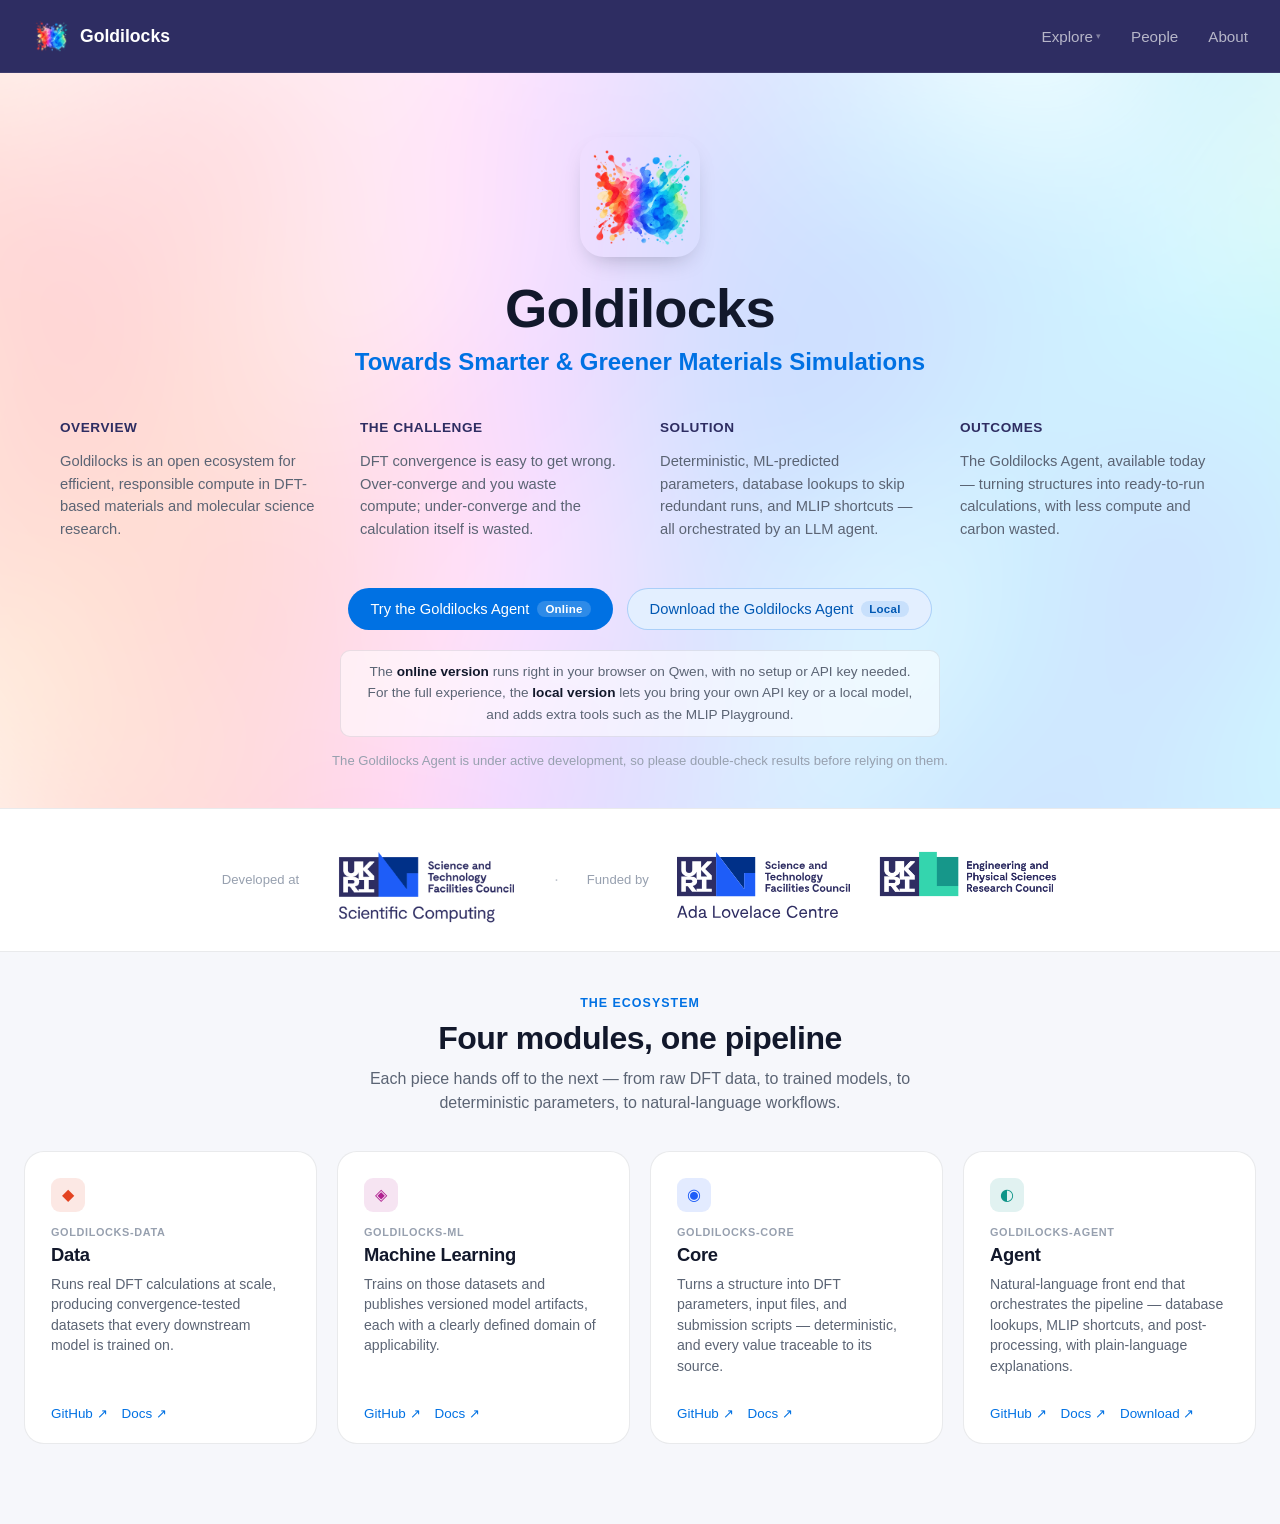
<file: public/index.html>
<!doctype html>
<html lang="en">
<head>
<meta charset="UTF-8" />
<meta name="viewport" content="width=device-width, initial-scale=1.0" />
<title>Goldilocks</title>
<link rel="canonical" href="https://goldilocks.ac.uk/" />
<link rel="icon" type="image/svg+xml" href="favicon.svg" />
<link rel="stylesheet" href="style.css" />
</head>
<body>
<div class="page">
  <nav class="nav">
    <div class="wrap">
      <a href="/" class="brand">
        <img src="assets/logo-splash.png" alt="Goldilocks logo" />
        <span>Goldilocks</span>
      </a>
      <button class="nav-toggle" type="button" aria-label="Toggle menu" aria-expanded="false" data-nav-toggle>
        <span></span><span></span><span></span>
      </button>
      <div class="navlinks" data-nav-panel>
        <div class="nav-item">
          <span class="nav-trigger" data-nav-item-trigger>Explore <span class="chevron">▾</span></span>
          <div class="dropdown">
            <div class="dropdown-inner">
              <a href="https://stfc.github.io/goldilocks-data/" target="_blank" rel="noopener noreferrer">Data</a>
              <a href="https://stfc.github.io/goldilocks-ml/" target="_blank" rel="noopener noreferrer">ML</a>
              <a href="https://stfc.github.io/goldilocks-core/" target="_blank" rel="noopener noreferrer">Core</a>
              <a href="https://stfc.github.io/goldilocks-agent/" target="_blank" rel="noopener noreferrer">Agent</a>
            </div>
          </div>
        </div>

        <a href="#" data-overlay-open="teams-overlay">People</a>
        <a href="#" data-overlay-open="about-overlay">About</a>
      </div>
    </div>
  </nav>

  <section class="hero">
    <div class="wrap hero-inner">
      <img class="hero-mark" src="assets/logo-splash.png" alt="Goldilocks" />
      <h1>Goldilocks</h1>
      <p class="hero-subtitle">Towards Smarter &amp; Greener Materials Simulations</p>
    </div>

    <div class="wrap hero-breakdown-wrap">
      <div class="hero-breakdown">
        <div class="breakdown-item">
          <h3>Overview</h3>
          <p>Goldilocks is an open ecosystem for efficient, responsible compute in DFT-based materials and molecular science research.</p>
        </div>
        <div class="breakdown-item">
          <h3>The Challenge</h3>
          <p>DFT convergence is easy to get wrong. Over-converge and you waste compute; under-converge and the calculation itself is wasted.</p>
        </div>
        <div class="breakdown-item">
          <h3>Solution</h3>
          <p>Deterministic, ML-predicted parameters, database lookups to skip redundant runs, and MLIP shortcuts — all orchestrated by an LLM agent.</p>
        </div>
        <div class="breakdown-item">
          <h3>Outcomes</h3>
          <p>The Goldilocks Agent, available today — turning structures into ready-to-run calculations, with less compute and carbon wasted.</p>
        </div>
      </div>
    </div>

    <div class="wrap hero-inner">
      <div class="hero-cta">
        <a class="btn btn-primary" href="https://workbench.goldilocks.ac.uk/" target="_blank" rel="noopener noreferrer">Try the Goldilocks Agent <span class="btn-track">Online</span></a>
        <a class="btn btn-tonal" href="https://github.com/stfc/goldilocks-agent/pkgs/container/goldilocks-agent-local" target="_blank" rel="noopener noreferrer">Download the Goldilocks Agent <span class="btn-track">Local</span></a>
      </div>
      <p class="cta-notice">The <strong>online version</strong> runs right in your browser on Qwen, with no setup or API key needed. For the full experience, the <strong>local version</strong> lets you bring your own API key or a local model, and adds extra tools such as the MLIP Playground.</p>
      <p class="cta-note">The Goldilocks Agent is under active development, so please double-check results before relying on them.</p>
    </div>
  </section>

  <section class="trust-bar">
    <div class="wrap trust-inner">
      <span class="trust-label">Developed at</span>
      <a class="trust-logo-plain trust-logo-scd" href="https://www.sc.stfc.ac.uk/" target="_blank" rel="noopener noreferrer">
        <img src="assets/scd-logo.png" alt="UKRI-STFC Scientific Computing Department" />
      </a>
      <span class="trust-sep">·</span>
      <span class="trust-label">Funded by</span>
      <a class="trust-logo-plain trust-logo-alc" href="https://www.adalovelacecentre.ac.uk/" target="_blank" rel="noopener noreferrer">
        <img src="assets/alc-logo.svg" alt="Ada Lovelace Centre" />
      </a>
      <a class="trust-logo-plain trust-logo-epsrc" href="https://gtr.ukri.org/projects?ref=EP%2FZ530657%2F1" target="_blank" rel="noopener noreferrer">
        <img src="assets/epsrc-logo.png" alt="EPSRC" />
      </a>
    </div>
  </section>

  <section class="ecosystem">
    <div class="wrap">
      <div class="section-head">
        <div class="kicker">The ecosystem</div>
        <h2>Four modules, one pipeline</h2>
        <p>Each piece hands off to the next — from raw DFT data, to trained models, to deterministic parameters, to natural-language workflows.</p>
      </div>

      <div class="eco-grid">
        <div class="eco-card">
          <div class="icon icon-data">◆</div>
          <div class="kicker">goldilocks-data</div>
          <h3>Data</h3>
          <p class="tagline">Runs real DFT calculations at scale, producing convergence-tested datasets that every downstream model is trained on.</p>
          <div class="links">
            <a href="https://github.com/stfc/goldilocks-data" target="_blank" rel="noopener noreferrer">GitHub ↗</a>
            <a href="https://stfc.github.io/goldilocks-data/" target="_blank" rel="noopener noreferrer">Docs ↗</a>
          </div>
        </div>

        <div class="eco-card">
          <div class="icon icon-ml">◈</div>
          <div class="kicker">goldilocks-ml</div>
          <h3>Machine Learning</h3>
          <p class="tagline">Trains on those datasets and publishes versioned model artifacts, each with a clearly defined domain of applicability.</p>
          <div class="links">
            <a href="https://github.com/stfc/goldilocks-ml" target="_blank" rel="noopener noreferrer">GitHub ↗</a>
            <a href="https://stfc.github.io/goldilocks-ml/" target="_blank" rel="noopener noreferrer">Docs ↗</a>
          </div>
        </div>

        <div class="eco-card">
          <div class="icon icon-core">◉</div>
          <div class="kicker">goldilocks-core</div>
          <h3>Core</h3>
          <p class="tagline">Turns a structure into DFT parameters, input files, and submission scripts — deterministic, and every value traceable to its source.</p>
          <div class="links">
            <a href="https://github.com/stfc/goldilocks-core" target="_blank" rel="noopener noreferrer">GitHub ↗</a>
            <a href="https://stfc.github.io/goldilocks-core/" target="_blank" rel="noopener noreferrer">Docs ↗</a>
          </div>
        </div>

        <div class="eco-card">
          <div class="icon icon-agent">◐</div>
          <div class="kicker">goldilocks-agent</div>
          <h3>Agent</h3>
          <p class="tagline">Natural-language front end that orchestrates the pipeline — database lookups, MLIP shortcuts, and post-processing, with plain-language explanations.</p>
          <div class="links">
            <a href="https://github.com/stfc/goldilocks-agent" target="_blank" rel="noopener noreferrer">GitHub ↗</a>
            <a href="https://stfc.github.io/goldilocks-agent/" target="_blank" rel="noopener noreferrer">Docs ↗</a>
            <a href="https://github.com/stfc/goldilocks-agent/pkgs/container/goldilocks-agent-local" target="_blank" rel="noopener noreferrer">Download ↗</a>
          </div>
        </div>
      </div>
    </div>
  </section>

  <div class="about-overlay" id="about-overlay">
    <div class="about-modal">
      <button class="about-close" type="button" aria-label="Close" data-overlay-close>&times;</button>
      <div class="about-kicker">The Goldilocks Project</div>
      <h2>Overview</h2>
      <p>The Goldilocks project focuses on improving the efficiency and responsible use of computing resources in Density Functional Theory (DFT) calculations. DFT is a crucial method in materials and molecular science, supporting the R&amp;D of functional materials for environmental sustainability.</p>
      <p>DFT-based research consumes a significant amount of resources on supercomputers worldwide, including a substantial portion of the UK's national supercomputing service, ARCHER2. As computing power increases, the environmental impact of DFT-based research grows, making it essential to optimize its efficiency.</p>
      <p>This project aims to provide practical tools and evidence-based best practices for researchers and the compute-resources distribution chain.</p>

      <h3>The Challenge</h3>
      <p>DFT calculations involve numerical approximations that require careful convergence. Inexperienced users may either over-converge, leading to unnecessarily costly calculations, or under-converge, resulting in useless calculations. Both scenarios waste valuable compute resources and electricity. It is estimated that a significant proportion of DFT calculations suffer from such inefficiencies.</p>

      <h3>Solution</h3>
      <p>The Goldilocks project will develop a tool and evidence-based best practices to guide researchers in making the optimal ('Goldilocks') choice of convergence parameters. This will be achieved by:</p>
      <ul>
        <li>Training machine learning (ML) models to predict the convergence parameters for DFT numerical approximations, tailored to the required accuracy in common scientific investigations.</li>
        <li>Creating a tool applicable across all DFT codes commonly used in the UK.</li>
      </ul>

      <h3>Expected Outcomes</h3>
      <ul>
        <li>Significantly increased efficiency and assurance levels in the use of UKRI and EPSRC hardware and software infrastructure.</li>
        <li>Reduction in wasted compute resources, leading to substantial improvements in the environmental sustainability of research infrastructure.</li>
        <li>Quantification and extrapolation of efficiency gains.</li>
        <li>Dissemination of best practices globally.</li>
        <li>Advancement towards ML-based automatic generation of inputs for DFT calculations.</li>
        <li>Automatic a priori calculation of compute resources and carbon footprint.</li>
        <li>Democratization of DFT research.</li>
      </ul>

      <h3>Organisations</h3>
      <p>Lead Research Organisation: STFC — Laboratories<br />Department: Scientific Computing Department</p>
    </div>
  </div>

  <div class="about-overlay" id="teams-overlay">
    <div class="about-modal contact-modal">
      <button class="about-close" type="button" aria-label="Close" data-overlay-close>&times;</button>
      <div class="about-kicker">The Goldilocks Project</div>
      <h2>People</h2>

      <h3>Project Lead</h3>
      <div class="contact-grid">
        <div class="contact-card">
          <img src="assets/team/alin-marin-elena.jpg" alt="Alin-Marin Elena" />
          <h4><a href="https://ddmms.elena.re/alin-marin-elena.html" target="_blank" rel="noopener noreferrer">Alin-Marin Elena</a></h4>
          <div class="role">Principal Investigator</div>
        </div>
        <div class="contact-card">
          <img src="assets/team/susmita-basak.jpg" alt="Susmita Basak" />
          <h4><a href="https://www.linkedin.com/in/susmita-basak-1a346788/" target="_blank" rel="noopener noreferrer">Susmita Basak</a></h4>
          <div class="role">Co-Investigator</div>
        </div>
      </div>

      <h3>Project Members</h3>
      <div class="contact-grid">
        <div class="contact-card">
          <img src="assets/team/junwen-yin.jpg" alt="Junwen Yin" />
          <h4><a href="https://ddmms.elena.re/junwen-yin.html" target="_blank" rel="noopener noreferrer">Junwen Yin</a></h4>
          <div class="role">Lead Developer</div>
          <a href="mailto:junwen.yin@stfc.ac.uk">junwen.yin@stfc.ac.uk</a>
        </div>
        <div class="contact-card">
          <img src="assets/team/gilberto-teobaldi.jpg" alt="Gilberto Teobaldi" />
          <h4><a href="https://orcid.org/0000-0001-6068-6786" target="_blank" rel="noopener noreferrer">Gilberto Teobaldi</a></h4>
        </div>
      </div>

      <h3>Former Project Members</h3>
      <div class="contact-grid">
        <div class="contact-card">
          <img src="assets/team/jaehoon-cha.jpg" alt="Jaehoon Cha" />
          <h4><a href="https://www.linkedin.com/in/jaehoon-cha-606361207/" target="_blank" rel="noopener noreferrer">Jaehoon Cha</a></h4>
        </div>
        <div class="contact-card">
          <img src="assets/team/elena-patyukova.jpg" alt="Elena Patyukova" />
          <h4><a href="https://www.linkedin.com/in/elena-patyukova-238a3a162/" target="_blank" rel="noopener noreferrer">Elena Patyukova</a></h4>
        </div>
        <div class="contact-card">
          <img src="assets/team/samuel-pinilla.jpg" alt="Samuel Pinilla" />
          <h4><a href="https://www.linkedin.com/in/samuel-pinilla/" target="_blank" rel="noopener noreferrer">Samuel Pinilla</a></h4>
        </div>
        <div class="contact-card">
          <img src="assets/team/willow-sparks.jpg" alt="Willow Sparks" />
          <h4><a href="https://www.linkedin.com/in/willowsparks/" target="_blank" rel="noopener noreferrer">Willow Sparks</a></h4>
        </div>
      </div>
    </div>
  </div>
</div>
<script src="script.js"></script>
</body>
</html>
</file>
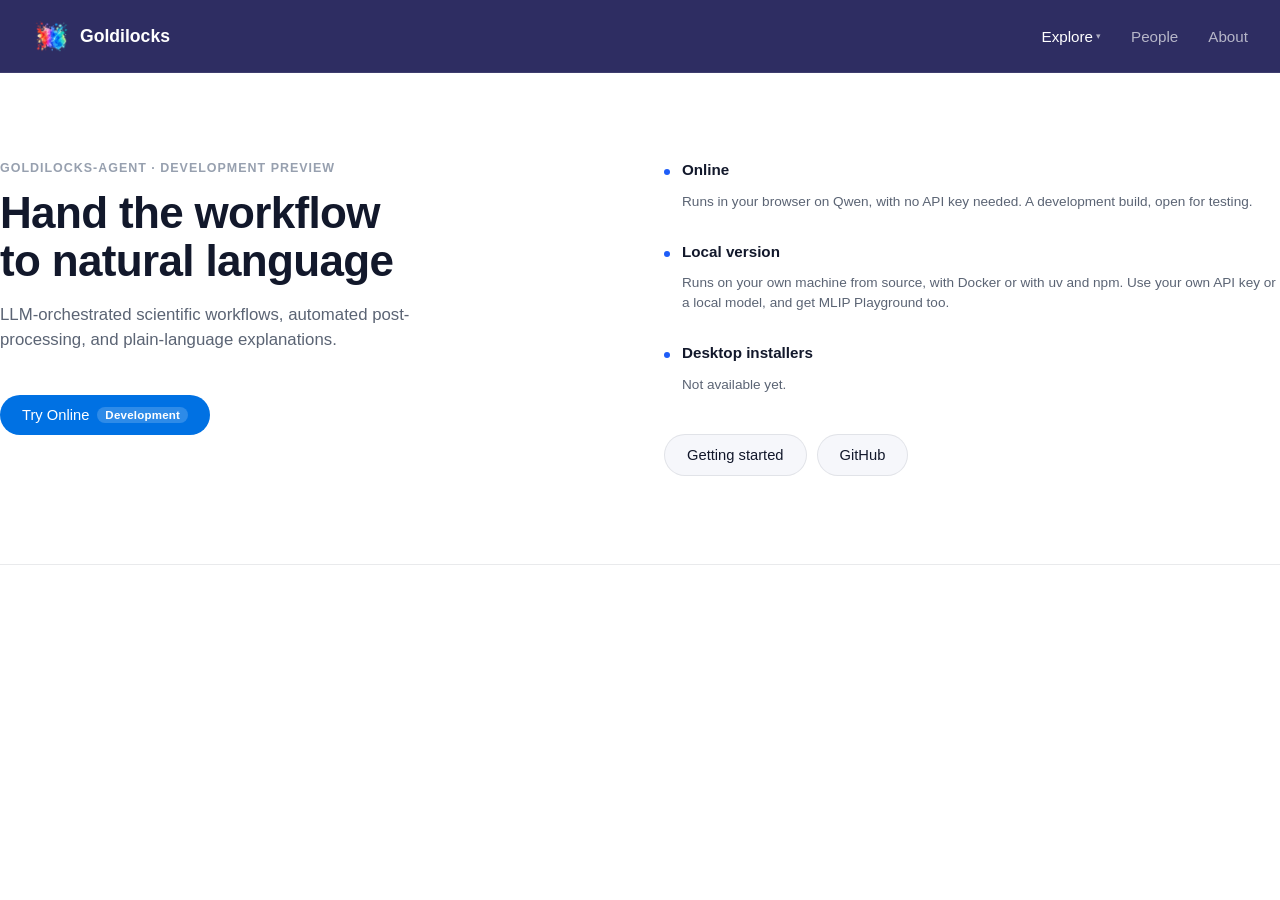
<file: public/agent.html>
<!doctype html>
<html lang="en">
<head>
<meta charset="UTF-8" />
<meta name="viewport" content="width=device-width, initial-scale=1.0" />
<title>Agent — Goldilocks</title>
<link rel="canonical" href="https://goldilocks.ac.uk/agent.html" />
<link rel="icon" type="image/svg+xml" href="favicon.svg" />
<link rel="stylesheet" href="style.css" />
</head>
<body>
<div class="page">
  <nav class="nav">
    <div class="wrap">
      <a href="/" class="brand">
        <img src="assets/logo-splash.png" alt="Goldilocks logo" />
        <span>Goldilocks</span>
      </a>
      <button class="nav-toggle" type="button" aria-label="Toggle menu" aria-expanded="false" data-nav-toggle>
        <span></span><span></span><span></span>
      </button>
      <div class="navlinks" data-nav-panel>
        <div class="nav-item">
          <span class="nav-trigger active" data-nav-item-trigger>Explore <span class="chevron">▾</span></span>
          <div class="dropdown">
            <div class="dropdown-inner">
              <a href="https://stfc.github.io/goldilocks-data/" target="_blank" rel="noopener noreferrer">Data</a>
              <a href="https://stfc.github.io/goldilocks-ml/" target="_blank" rel="noopener noreferrer">ML</a>
              <a href="https://stfc.github.io/goldilocks-core/" target="_blank" rel="noopener noreferrer">Core</a>
              <a href="https://stfc.github.io/goldilocks-agent/" target="_blank" rel="noopener noreferrer" class="active">Agent</a>
            </div>
          </div>
        </div>

        <a href="#" data-overlay-open="teams-overlay">People</a>
        <a href="#" data-overlay-open="about-overlay">About</a>
      </div>
    </div>
  </nav>

  <section class="sub-hero">
    <div class="wrap sub-hero-inner">
      <div class="sub-left">
        <div class="tag">goldilocks-agent · Development preview</div>
        <h1>Hand the workflow<br />to natural language</h1>
        <p>LLM-orchestrated scientific workflows, automated post-processing, and plain-language explanations.</p>
        <a class="btn btn-primary" href="https://workbench.goldilocks.ac.uk/" target="_blank" rel="noopener noreferrer">Try Online <span class="btn-track">Development</span></a>
      </div>

      <div class="sub-right">
        <div class="feature-list">
          <div class="feature">
            <span class="bullet"></span>
            <div>
              <h4>Online</h4>
              <p>Runs in your browser on Qwen, with no API key needed. A development build, open for testing.</p>
            </div>
          </div>
          <div class="feature">
            <span class="bullet"></span>
            <div>
              <h4>Local version</h4>
              <p>Runs on your own machine from source, with Docker or with uv and npm. Use your own API key or a local model, and get MLIP Playground too.</p>
            </div>
          </div>
          <div class="feature">
            <span class="bullet"></span>
            <div>
              <h4>Desktop installers</h4>
              <p>Not available yet.</p>
            </div>
          </div>
        </div>
        <div class="sub-links">
          <a class="btn btn-secondary" href="https://stfc.github.io/goldilocks-agent/getting-started/" target="_blank" rel="noopener noreferrer">Getting started</a>
          <a class="btn btn-secondary" href="https://github.com/stfc/goldilocks-agent" target="_blank" rel="noopener noreferrer">GitHub</a>
        </div>
      </div>
    </div>
  </section>

  <div class="about-overlay" id="about-overlay">
    <div class="about-modal">
      <button class="about-close" type="button" aria-label="Close" data-overlay-close>&times;</button>
      <div class="about-kicker">The Goldilocks Project</div>
      <h2>Overview</h2>
      <p>The Goldilocks project focuses on improving the efficiency and responsible use of computing resources in Density Functional Theory (DFT) calculations. DFT is a crucial method in materials and molecular science, supporting the R&amp;D of functional materials for environmental sustainability.</p>
      <p>DFT-based research consumes a significant amount of resources on supercomputers worldwide, including a substantial portion of the UK's national supercomputing service, ARCHER2. As computing power increases, the environmental impact of DFT-based research grows, making it essential to optimize its efficiency.</p>
      <p>This project aims to provide practical tools and evidence-based best practices for researchers and the compute-resources distribution chain.</p>

      <h3>The Challenge</h3>
      <p>DFT calculations involve numerical approximations that require careful convergence. Inexperienced users may either over-converge, leading to unnecessarily costly calculations, or under-converge, resulting in useless calculations. Both scenarios waste valuable compute resources and electricity. It is estimated that a significant proportion of DFT calculations suffer from such inefficiencies.</p>

      <h3>Solution</h3>
      <p>The Goldilocks project will develop a tool and evidence-based best practices to guide researchers in making the optimal ('Goldilocks') choice of convergence parameters. This will be achieved by:</p>
      <ul>
        <li>Training machine learning (ML) models to predict the convergence parameters for DFT numerical approximations, tailored to the required accuracy in common scientific investigations.</li>
        <li>Creating a tool applicable across all DFT codes commonly used in the UK.</li>
      </ul>

      <h3>Expected Outcomes</h3>
      <ul>
        <li>Significantly increased efficiency and assurance levels in the use of UKRI and EPSRC hardware and software infrastructure.</li>
        <li>Reduction in wasted compute resources, leading to substantial improvements in the environmental sustainability of research infrastructure.</li>
        <li>Quantification and extrapolation of efficiency gains.</li>
        <li>Dissemination of best practices globally.</li>
        <li>Advancement towards ML-based automatic generation of inputs for DFT calculations.</li>
        <li>Automatic a priori calculation of compute resources and carbon footprint.</li>
        <li>Democratization of DFT research.</li>
      </ul>

      <h3>Organisations</h3>
      <p>Lead Research Organisation: STFC — Laboratories<br />Department: Scientific Computing Department</p>
    </div>
  </div>

  <div class="about-overlay" id="teams-overlay">
    <div class="about-modal contact-modal">
      <button class="about-close" type="button" aria-label="Close" data-overlay-close>&times;</button>
      <div class="about-kicker">The Goldilocks Project</div>
      <h2>People</h2>

      <h3>Project Lead</h3>
      <div class="contact-grid">
        <div class="contact-card">
          <img src="assets/team/alin-marin-elena.jpg" alt="Alin-Marin Elena" />
          <h4><a href="https://ddmms.elena.re/alin-marin-elena.html" target="_blank" rel="noopener noreferrer">Alin-Marin Elena</a></h4>
          <div class="role">Principal Investigator</div>
        </div>
        <div class="contact-card">
          <img src="assets/team/susmita-basak.jpg" alt="Susmita Basak" />
          <h4><a href="https://www.linkedin.com/in/susmita-basak-1a346788/" target="_blank" rel="noopener noreferrer">Susmita Basak</a></h4>
          <div class="role">Co-Investigator</div>
        </div>
      </div>

      <h3>Project Members</h3>
      <div class="contact-grid">
        <div class="contact-card">
          <img src="assets/team/junwen-yin.jpg" alt="Junwen Yin" />
          <h4><a href="https://ddmms.elena.re/junwen-yin.html" target="_blank" rel="noopener noreferrer">Junwen Yin</a></h4>
          <div class="role">Lead Developer</div>
          <a href="mailto:junwen.yin@stfc.ac.uk">junwen.yin@stfc.ac.uk</a>
        </div>
        <div class="contact-card">
          <img src="assets/team/gilberto-teobaldi.jpg" alt="Gilberto Teobaldi" />
          <h4><a href="https://orcid.org/0000-0001-6068-6786" target="_blank" rel="noopener noreferrer">Gilberto Teobaldi</a></h4>
        </div>
      </div>

      <h3>Former Project Members</h3>
      <div class="contact-grid">
        <div class="contact-card">
          <img src="assets/team/jaehoon-cha.jpg" alt="Jaehoon Cha" />
          <h4><a href="https://www.linkedin.com/in/jaehoon-cha-606361207/" target="_blank" rel="noopener noreferrer">Jaehoon Cha</a></h4>
        </div>
        <div class="contact-card">
          <img src="assets/team/elena-patyukova.jpg" alt="Elena Patyukova" />
          <h4><a href="https://www.linkedin.com/in/elena-patyukova-238a3a162/" target="_blank" rel="noopener noreferrer">Elena Patyukova</a></h4>
        </div>
        <div class="contact-card">
          <img src="assets/team/samuel-pinilla.jpg" alt="Samuel Pinilla" />
          <h4><a href="https://www.linkedin.com/in/samuel-pinilla/" target="_blank" rel="noopener noreferrer">Samuel Pinilla</a></h4>
        </div>
        <div class="contact-card">
          <img src="assets/team/willow-sparks.jpg" alt="Willow Sparks" />
          <h4><a href="https://www.linkedin.com/in/willowsparks/" target="_blank" rel="noopener noreferrer">Willow Sparks</a></h4>
        </div>
      </div>
    </div>
  </div>
</div>
<script src="script.js"></script>
</body>
</html>
</file>
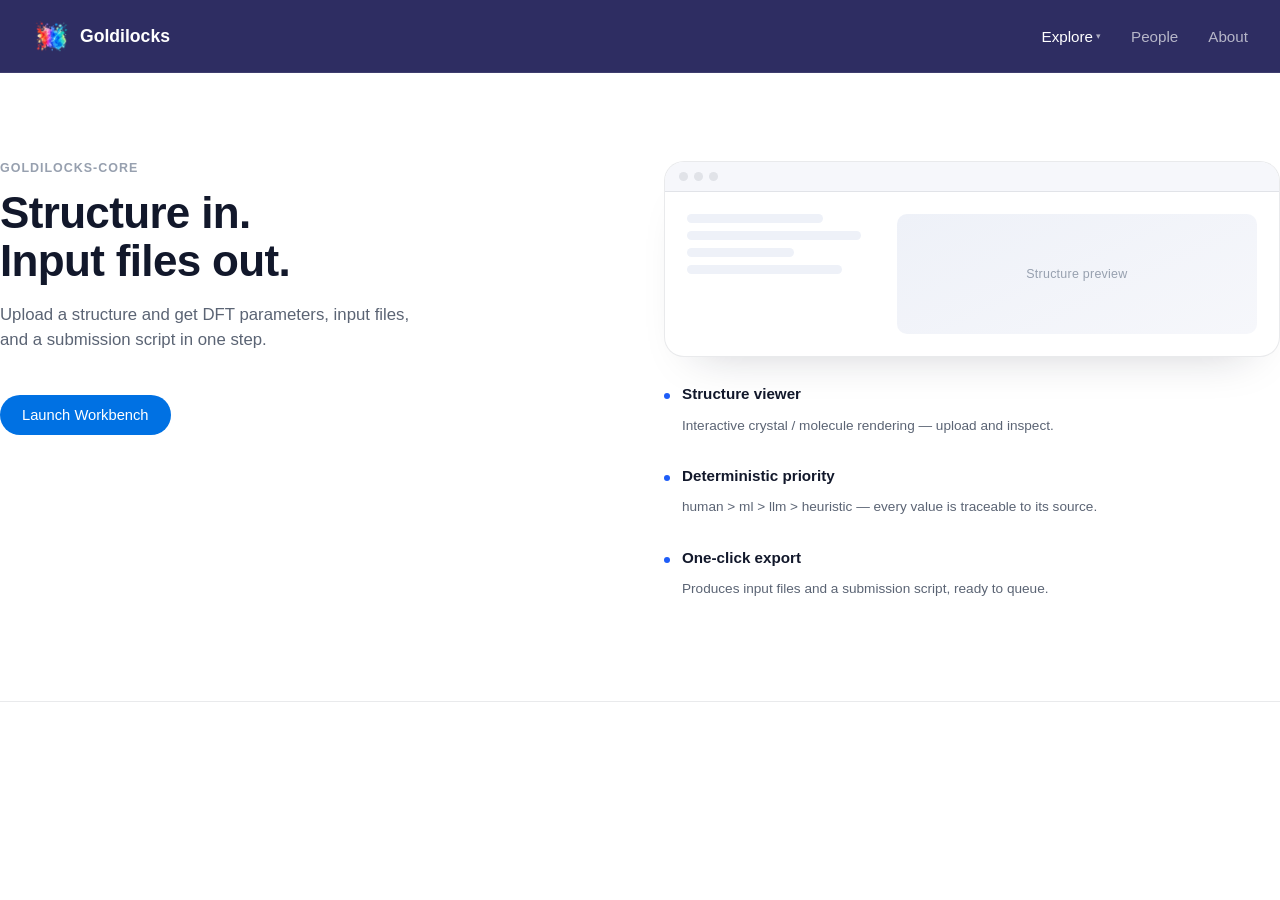
<file: public/core.html>
<!doctype html>
<html lang="en">
<head>
<meta charset="UTF-8" />
<meta name="viewport" content="width=device-width, initial-scale=1.0" />
<title>Core Workbench — Goldilocks</title>
<link rel="canonical" href="https://goldilocks.ac.uk/core.html" />
<link rel="icon" type="image/svg+xml" href="favicon.svg" />
<link rel="stylesheet" href="style.css" />
</head>
<body>
<div class="page">
  <nav class="nav">
    <div class="wrap">
      <a href="/" class="brand">
        <img src="assets/logo-splash.png" alt="Goldilocks logo" />
        <span>Goldilocks</span>
      </a>
      <button class="nav-toggle" type="button" aria-label="Toggle menu" aria-expanded="false" data-nav-toggle>
        <span></span><span></span><span></span>
      </button>
      <div class="navlinks" data-nav-panel>
        <div class="nav-item">
          <span class="nav-trigger active" data-nav-item-trigger>Explore <span class="chevron">▾</span></span>
          <div class="dropdown">
            <div class="dropdown-inner">
              <a href="https://stfc.github.io/goldilocks-data/" target="_blank" rel="noopener noreferrer">Data</a>
              <a href="https://stfc.github.io/goldilocks-ml/" target="_blank" rel="noopener noreferrer">ML</a>
              <a href="https://stfc.github.io/goldilocks-core/" target="_blank" rel="noopener noreferrer" class="active">Core</a>
              <a href="https://stfc.github.io/goldilocks-agent/" target="_blank" rel="noopener noreferrer">Agent</a>
            </div>
          </div>
        </div>

        <a href="#" data-overlay-open="teams-overlay">People</a>
        <a href="#" data-overlay-open="about-overlay">About</a>
      </div>
    </div>
  </nav>

  <section class="sub-hero">
    <div class="wrap sub-hero-inner">
      <div class="sub-left">
        <div class="tag">goldilocks-core</div>
        <h1>Structure in.<br />Input files out.</h1>
        <p>Upload a structure and get DFT parameters, input files, and a submission script in one step.</p>
        <a class="btn btn-primary" href="#">Launch Workbench</a>
      </div>

      <div class="sub-right">
        <div class="app-mock">
          <div class="app-mock-bar"><span></span><span></span><span></span></div>
          <div class="app-mock-body">
            <div class="app-mock-panel"><span></span><span></span><span></span><span></span></div>
            <div class="app-mock-canvas"></div>
          </div>
        </div>
        <div class="feature-list">
          <div class="feature">
            <span class="bullet"></span>
            <div>
              <h4>Structure viewer</h4>
              <p>Interactive crystal / molecule rendering — upload and inspect.</p>
            </div>
          </div>
          <div class="feature">
            <span class="bullet"></span>
            <div>
              <h4>Deterministic priority</h4>
              <p>human &gt; ml &gt; llm &gt; heuristic — every value is traceable to its source.</p>
            </div>
          </div>
          <div class="feature">
            <span class="bullet"></span>
            <div>
              <h4>One-click export</h4>
              <p>Produces input files and a submission script, ready to queue.</p>
            </div>
          </div>
        </div>
      </div>
    </div>
  </section>

  <div class="about-overlay" id="about-overlay">
    <div class="about-modal">
      <button class="about-close" type="button" aria-label="Close" data-overlay-close>&times;</button>
      <div class="about-kicker">The Goldilocks Project</div>
      <h2>Overview</h2>
      <p>The Goldilocks project focuses on improving the efficiency and responsible use of computing resources in Density Functional Theory (DFT) calculations. DFT is a crucial method in materials and molecular science, supporting the R&amp;D of functional materials for environmental sustainability.</p>
      <p>DFT-based research consumes a significant amount of resources on supercomputers worldwide, including a substantial portion of the UK's national supercomputing service, ARCHER2. As computing power increases, the environmental impact of DFT-based research grows, making it essential to optimize its efficiency.</p>
      <p>This project aims to provide practical tools and evidence-based best practices for researchers and the compute-resources distribution chain.</p>

      <h3>The Challenge</h3>
      <p>DFT calculations involve numerical approximations that require careful convergence. Inexperienced users may either over-converge, leading to unnecessarily costly calculations, or under-converge, resulting in useless calculations. Both scenarios waste valuable compute resources and electricity. It is estimated that a significant proportion of DFT calculations suffer from such inefficiencies.</p>

      <h3>Solution</h3>
      <p>The Goldilocks project will develop a tool and evidence-based best practices to guide researchers in making the optimal ('Goldilocks') choice of convergence parameters. This will be achieved by:</p>
      <ul>
        <li>Training machine learning (ML) models to predict the convergence parameters for DFT numerical approximations, tailored to the required accuracy in common scientific investigations.</li>
        <li>Creating a tool applicable across all DFT codes commonly used in the UK.</li>
      </ul>

      <h3>Expected Outcomes</h3>
      <ul>
        <li>Significantly increased efficiency and assurance levels in the use of UKRI and EPSRC hardware and software infrastructure.</li>
        <li>Reduction in wasted compute resources, leading to substantial improvements in the environmental sustainability of research infrastructure.</li>
        <li>Quantification and extrapolation of efficiency gains.</li>
        <li>Dissemination of best practices globally.</li>
        <li>Advancement towards ML-based automatic generation of inputs for DFT calculations.</li>
        <li>Automatic a priori calculation of compute resources and carbon footprint.</li>
        <li>Democratization of DFT research.</li>
      </ul>

      <h3>Organisations</h3>
      <p>Lead Research Organisation: STFC — Laboratories<br />Department: Scientific Computing Department</p>
    </div>
  </div>

  <div class="about-overlay" id="teams-overlay">
    <div class="about-modal contact-modal">
      <button class="about-close" type="button" aria-label="Close" data-overlay-close>&times;</button>
      <div class="about-kicker">The Goldilocks Project</div>
      <h2>People</h2>

      <h3>Project Lead</h3>
      <div class="contact-grid">
        <div class="contact-card">
          <img src="assets/team/alin-marin-elena.jpg" alt="Alin-Marin Elena" />
          <h4><a href="https://ddmms.elena.re/alin-marin-elena.html" target="_blank" rel="noopener noreferrer">Alin-Marin Elena</a></h4>
          <div class="role">Principal Investigator</div>
        </div>
        <div class="contact-card">
          <img src="assets/team/susmita-basak.jpg" alt="Susmita Basak" />
          <h4><a href="https://www.linkedin.com/in/susmita-basak-1a346788/" target="_blank" rel="noopener noreferrer">Susmita Basak</a></h4>
          <div class="role">Co-Investigator</div>
        </div>
      </div>

      <h3>Project Members</h3>
      <div class="contact-grid">
        <div class="contact-card">
          <img src="assets/team/junwen-yin.jpg" alt="Junwen Yin" />
          <h4><a href="https://ddmms.elena.re/junwen-yin.html" target="_blank" rel="noopener noreferrer">Junwen Yin</a></h4>
          <div class="role">Lead Developer</div>
          <a href="mailto:junwen.yin@stfc.ac.uk">junwen.yin@stfc.ac.uk</a>
        </div>
        <div class="contact-card">
          <img src="assets/team/gilberto-teobaldi.jpg" alt="Gilberto Teobaldi" />
          <h4><a href="https://orcid.org/0000-0001-6068-6786" target="_blank" rel="noopener noreferrer">Gilberto Teobaldi</a></h4>
        </div>
      </div>

      <h3>Former Project Members</h3>
      <div class="contact-grid">
        <div class="contact-card">
          <img src="assets/team/jaehoon-cha.jpg" alt="Jaehoon Cha" />
          <h4><a href="https://www.linkedin.com/in/jaehoon-cha-606361207/" target="_blank" rel="noopener noreferrer">Jaehoon Cha</a></h4>
        </div>
        <div class="contact-card">
          <img src="assets/team/elena-patyukova.jpg" alt="Elena Patyukova" />
          <h4><a href="https://www.linkedin.com/in/elena-patyukova-238a3a162/" target="_blank" rel="noopener noreferrer">Elena Patyukova</a></h4>
        </div>
        <div class="contact-card">
          <img src="assets/team/samuel-pinilla.jpg" alt="Samuel Pinilla" />
          <h4><a href="https://www.linkedin.com/in/samuel-pinilla/" target="_blank" rel="noopener noreferrer">Samuel Pinilla</a></h4>
        </div>
        <div class="contact-card">
          <img src="assets/team/willow-sparks.jpg" alt="Willow Sparks" />
          <h4><a href="https://www.linkedin.com/in/willowsparks/" target="_blank" rel="noopener noreferrer">Willow Sparks</a></h4>
        </div>
      </div>
    </div>
  </div>
</div>
<script src="script.js"></script>
</body>
</html>
</file>
<file: public/style.css>
:root {
  --bg: #ffffff;
  --bg-soft: #f6f7fb;
  --bg-sunken: #eef1f8;
  --text: #12182b;
  --text-dim: #5b6474;
  --text-faint: #97a0af;
  --navy: #2e2d62;
  --navy-soft: #3d3c7a;
  --blue: #0071e3;
  --blue-hover: #0077ed;
  --line: rgba(18, 24, 43, 0.09);
  --amber: #b45309;
  --amber-bg: #fef3e2;
  --icon-data: #e34321;
  --icon-ml: #b02090;
  --icon-core: #1e5df8;
  --icon-agent: #0f9488;
  --radius-lg: 20px;
  --radius-md: 14px;
  --radius-sm: 10px;
  font-size: 16px;
}

* { box-sizing: border-box; }

html, body {
  margin: 0;
  padding: 0;
  overflow-x: hidden;
  background: var(--bg);
  color: var(--text);
  font-family: -apple-system, BlinkMacSystemFont, "SF Pro Display", "Inter", "Segoe UI", sans-serif;
  -webkit-font-smoothing: antialiased;
}

h1, h2, h3 {
  letter-spacing: -0.015em;
  margin: 0;
  font-weight: 600;
}

a { color: inherit; text-decoration: none; }

.page {
  min-height: 100vh;
  display: flex;
  flex-direction: column;
}

.wrap {
  width: 100%;
  max-width: 1320px;
  margin: 0 auto;
  padding: 0 24px;
}

/* ---------- nav ---------- */
.nav {
  flex: 0 0 auto;
  position: sticky;
  top: 0;
  z-index: 40;
  background: var(--navy);
  border-bottom: 1px solid rgba(255, 255, 255, 0.08);
}

.nav .wrap {
  display: flex;
  align-items: center;
  justify-content: space-between;
  height: 72px;
  max-width: none;
  padding: 0 32px;
}

.brand {
  display: flex;
  align-items: center;
  gap: 10px;
  font-weight: 600;
  font-size: 1.1rem;
  color: #ffffff;
}

.brand img {
  width: 38px;
  height: 38px;
  border-radius: 9px;
  object-fit: cover;
}

.nav-toggle {
  display: none;
  flex-direction: column;
  justify-content: center;
  gap: 5px;
  width: 40px;
  height: 40px;
  padding: 0;
  border: none;
  border-radius: 8px;
  background: transparent;
  cursor: pointer;
}

.nav-toggle span {
  display: block;
  width: 20px;
  height: 2px;
  margin: 0 auto;
  background: #ffffff;
  border-radius: 2px;
  transition: transform .2s ease, opacity .2s ease;
}

.nav-toggle:hover { background: rgba(255, 255, 255, 0.08); }

.nav-toggle.open span:nth-child(1) { transform: translateY(7px) rotate(45deg); }
.nav-toggle.open span:nth-child(2) { opacity: 0; }
.nav-toggle.open span:nth-child(3) { transform: translateY(-7px) rotate(-45deg); }

.navlinks {
  display: flex;
  align-items: center;
  gap: 30px;
  font-size: 0.95rem;
  color: rgba(255, 255, 255, 0.65);
}

.navlinks a { transition: color .15s ease; }
.navlinks a:hover, .navlinks a.active { color: #ffffff; }

.nav-item {
  position: relative;
  display: flex;
  align-items: center;
}

.nav-trigger {
  display: inline-flex;
  align-items: center;
  cursor: default;
  transition: color .15s ease;
}

.nav-trigger .chevron {
  font-size: 0.6em;
  margin-left: 3px;
  opacity: 0.6;
  transition: transform .15s ease;
}

.nav-item:hover .nav-trigger,
.nav-trigger.active {
  color: #ffffff;
}

.nav-item:hover .nav-trigger .chevron {
  transform: rotate(180deg);
}

.dropdown {
  position: absolute;
  top: 100%;
  left: 50%;
  transform: translateX(-50%);
  padding-top: 14px;
  opacity: 0;
  visibility: hidden;
  transition: opacity .15s ease;
  z-index: 20;
}

.nav-item:hover .dropdown,
.nav-item:focus-within .dropdown {
  opacity: 1;
  visibility: visible;
}

.dropdown-inner {
  min-width: 140px;
  padding: 6px;
  border-radius: 12px;
  background: var(--navy-soft);
  box-shadow: 0 16px 32px -12px rgba(0, 0, 0, 0.45);
  display: flex;
  flex-direction: column;
  gap: 2px;
}

.dropdown-inner a {
  padding: 8px 14px;
  border-radius: 7px;
  font-size: 0.9rem;
  color: rgba(255, 255, 255, 0.75);
  white-space: nowrap;
  transition: background .15s ease, color .15s ease;
}

.dropdown-inner a:hover,
.dropdown-inner a.active {
  background: rgba(255, 255, 255, 0.1);
  color: #ffffff;
}

@media (max-width: 900px) {
  .nav .wrap { padding: 0 20px; }
  .nav-toggle { display: flex; }

  .navlinks {
    position: absolute;
    top: 100%;
    left: 0;
    right: 0;
    flex-direction: column;
    align-items: stretch;
    gap: 2px;
    background: var(--navy);
    border-bottom: 1px solid rgba(255, 255, 255, 0.08);
    box-shadow: 0 20px 32px -20px rgba(0, 0, 0, 0.5);
    padding: 8px 16px 18px;
    max-height: 0;
    overflow: hidden;
    visibility: hidden;
    transition: max-height .25s ease;
  }

  .navlinks.open {
    max-height: 480px;
    visibility: visible;
  }

  .navlinks > a {
    padding: 12px 4px;
    border-top: 1px solid rgba(255, 255, 255, 0.08);
  }

  .nav-item { flex-direction: column; align-items: stretch; }
  .nav-trigger {
    padding: 12px 4px;
    border-top: 1px solid rgba(255, 255, 255, 0.08);
    justify-content: space-between;
  }

  .dropdown {
    position: static;
    transform: none;
    padding-top: 0;
    opacity: 1;
    visibility: visible;
    transition: none;
  }

  .nav-item .dropdown { display: none; }
  .nav-item.open .dropdown { display: block; }
  .nav-item.open .nav-trigger .chevron { transform: rotate(180deg); }

  .dropdown-inner {
    background: transparent;
    box-shadow: none;
    padding: 0 0 4px 12px;
  }

  .dropdown-inner a { color: rgba(255, 255, 255, 0.6); }
}

/* ---------- hero ---------- */
.hero {
  position: relative;
  overflow: hidden;
  background: var(--bg);
  border-bottom: 1px solid var(--line);
  padding: clamp(36px, 5vw, 64px) 0 clamp(28px, 3.5vw, 40px);
}

.hero::before {
  content: "";
  position: absolute;
  inset: -25%;
  background-image: url('assets/logo-splash.png');
  background-size: 150% auto;
  background-position: center;
  background-repeat: no-repeat;
  filter: blur(80px) saturate(1.25);
  opacity: 0.5;
  z-index: 0;
  pointer-events: none;
  animation: splash-flow 24s ease-in-out infinite;
}

@keyframes splash-flow {
  0%   { transform: translate(0%, 0%) scale(1) rotate(0deg); filter: blur(80px) saturate(1.25) hue-rotate(0deg); }
  33%  { transform: translate(-3%, 2%) scale(1.08) rotate(3deg); filter: blur(80px) saturate(1.4) hue-rotate(10deg); }
  66%  { transform: translate(2%, -3%) scale(1.05) rotate(-3deg); filter: blur(80px) saturate(1.3) hue-rotate(-8deg); }
  100% { transform: translate(0%, 0%) scale(1) rotate(0deg); filter: blur(80px) saturate(1.25) hue-rotate(0deg); }
}

@media (prefers-reduced-motion: reduce) {
  .hero::before { animation: none; }
}

.hero::after {
  content: "";
  position: absolute;
  inset: 0;
  background: rgba(255, 255, 255, 0.62);
  z-index: 0;
  pointer-events: none;
}

.hero-inner {
  position: relative;
  z-index: 1;
  display: flex;
  flex-direction: column;
  align-items: center;
  text-align: center;
  max-width: 860px;
  margin: 0 auto;
  width: 100%;
}

.hero-inner > * { max-width: 100%; margin-bottom: 0; }

.hero-flag {
  display: inline-flex;
  align-items: center;
  gap: 6px;
  padding: 6px 14px;
  border-radius: 999px;
  background: var(--amber-bg);
  color: var(--amber);
  font-size: 0.78rem;
  font-weight: 600;
  letter-spacing: 0.02em;
  margin-top: 22px;
}

.hero-mark {
  width: 120px;
  height: 120px;
  border-radius: 24px;
  object-fit: cover;
  margin-bottom: 20px;
  box-shadow: 0 10px 24px -12px rgba(18, 24, 43, 0.35);
}

.hero h1 {
  font-size: clamp(2.2rem, 4.6vw, 3.4rem);
  color: var(--text);
}

.hero-subtitle {
  margin-top: 8px;
  color: var(--blue);
  font-size: clamp(1.15rem, 2vw, 1.5rem);
  font-weight: 600;
}

.hero-breakdown-wrap {
  position: relative;
  z-index: 1;
  margin-top: 44px;
}

.hero-breakdown {
  max-width: 1160px;
  margin: 0 auto;
  display: grid;
  grid-template-columns: repeat(4, 1fr);
  gap: 32px 40px;
  text-align: left;
  width: 100%;
}

.breakdown-item h3 {
  font-size: 0.85rem;
  font-weight: 600;
  color: var(--navy);
  text-transform: uppercase;
  letter-spacing: 0.04em;
  margin-bottom: 8px;
}

.breakdown-item p {
  color: var(--text-dim);
  font-size: 0.92rem;
  line-height: 1.55;
}

.hero-cta {
  display: flex;
  flex-wrap: wrap;
  justify-content: center;
  gap: 14px;
  margin-top: 32px;
}

.hero .cta-note {
  margin-top: 16px;
  font-size: 0.82rem;
  color: var(--text-faint);
  text-align: center;
}

.hero .cta-notice {
  margin-top: 20px;
  padding: 10px 18px;
  border: 1px solid var(--line);
  border-radius: var(--radius-sm);
  background: rgba(255, 255, 255, 0.55);
  color: var(--text-dim);
  font-size: 0.85rem;
  line-height: 1.6;
  text-align: center;
  max-width: 600px;
}

.hero .cta-notice strong { color: var(--text); font-weight: 600; }

/* ---------- trust bar ---------- */
.trust-bar {
  border-bottom: 1px solid var(--line);
  background: var(--bg);
  padding: 28px 0;
}

.trust-inner {
  display: flex;
  flex-wrap: wrap;
  align-items: center;
  justify-content: center;
  gap: 14px 28px;
}

.trust-label {
  font-size: 0.82rem;
  color: var(--text-faint);
  white-space: nowrap;
}

.trust-logo-plain { display: inline-flex; align-items: center; }
.trust-logo-plain img { height: 48px; width: auto; display: block; }
/* scd-logo.png devotes a much smaller share of its frame to the UKRI mark than
   alc-logo.svg or epsrc-logo.png do, so it needs a taller box for the mark to
   read at the same size as the other two; its mark also sits higher within
   that frame, so nudge it down to land on the same line as the other marks. */
.trust-logo-scd img { height: 86px; transform: translateY(8px); }
/* alc-logo.svg bundles a second "Ada Lovelace Centre" text row under the UKRI mark,
   so its mark sits at a smaller share of the image height than epsrc-logo.png's —
   sized up so the UKRI lettering reads at the same size in both. */
.trust-logo-alc img { height: 66px; margin-top: 10px; }
/* epsrc-logo.png's mark sits lower within its own frame than alc-logo.svg's does;
   nudge it up so the two UKRI marks line up horizontally. */
.trust-logo-epsrc img { transform: translateY(-6px); }

.trust-sep {
  color: var(--text-faint);
  opacity: 0.6;
}

/* ---------- ecosystem section ---------- */
.ecosystem {
  padding: clamp(28px, 4vw, 44px) 0 clamp(48px, 7vw, 80px);
  background: var(--bg-soft);
}

.section-head {
  max-width: 620px;
  margin: 0 auto 36px;
  text-align: center;
}

.section-head .kicker {
  font-size: 0.78rem;
  font-weight: 600;
  color: var(--blue);
  text-transform: uppercase;
  letter-spacing: 0.08em;
  margin-bottom: 10px;
}

.section-head h2 {
  font-size: clamp(1.5rem, 2.6vw, 2rem);
  color: var(--text);
}

.section-head p {
  margin-top: 10px;
  color: var(--text-dim);
  font-size: 1rem;
  line-height: 1.5;
}

.eco-grid {
  display: grid;
  grid-template-columns: repeat(4, 1fr);
  gap: 20px;
}

.eco-card {
  display: flex;
  flex-direction: column;
  padding: 26px 26px 22px;
  background: var(--bg);
  border: 1px solid var(--line);
  border-radius: var(--radius-lg);
  transition: transform .2s ease, box-shadow .2s ease, border-color .2s ease;
  min-width: 0;
}

.eco-card:hover {
  transform: translateY(-3px);
  box-shadow: 0 20px 36px -22px rgba(18, 24, 43, 0.22);
  border-color: transparent;
}

.eco-card .icon {
  width: 34px;
  height: 34px;
  border-radius: 9px;
  display: flex;
  align-items: center;
  justify-content: center;
  font-size: 1rem;
  margin-bottom: 14px;
}

.icon-data { background: rgba(227, 67, 33, 0.12); color: var(--icon-data); }
.icon-ml { background: rgba(176, 32, 144, 0.12); color: var(--icon-ml); }
.icon-core { background: rgba(30, 93, 248, 0.12); color: var(--icon-core); }
.icon-agent { background: rgba(15, 148, 136, 0.12); color: var(--icon-agent); }

.eco-card .kicker {
  font-size: 0.68rem;
  font-weight: 600;
  color: var(--text-faint);
  text-transform: uppercase;
  letter-spacing: 0.06em;
  margin-bottom: 6px;
}

.eco-card h3 {
  font-size: 1.15rem;
  color: var(--text);
}

.eco-card p.tagline {
  margin-top: 8px;
  color: var(--text-dim);
  font-size: 0.88rem;
  line-height: 1.45;
}

.eco-card .links {
  display: flex;
  flex-wrap: wrap;
  gap: 14px;
  margin-top: auto;
  padding-top: 16px;
  font-size: 0.84rem;
}

.eco-card .links a { color: var(--blue); }
.eco-card .links a:hover { text-decoration: underline; }
.eco-card .links a.muted { color: var(--text-faint); pointer-events: none; }

/* ---------- buttons ---------- */
.btn {
  position: relative;
  padding: 12px 22px;
  border-radius: 999px;
  font-size: 0.92rem;
  font-weight: 500;
  transition: all .15s ease;
  display: inline-flex;
  align-items: center;
  gap: 8px;
}

.btn-primary { background: var(--blue); color: #ffffff; }
.btn-primary:hover { background: var(--blue-hover); }

.btn-secondary {
  background: var(--bg-soft);
  border: 1px solid var(--line);
  color: var(--text);
}
.btn-secondary:hover { background: #ececee; }

.btn.disabled { opacity: 0.5; pointer-events: none; }

.btn-track {
  font-size: 0.72rem;
  font-weight: 600;
  padding: 2px 8px;
  border-radius: 999px;
  background: rgba(255, 255, 255, 0.18);
  letter-spacing: 0.02em;
}

.btn-tonal {
  background: #e3efff;
  border: 1px solid rgba(0, 113, 227, 0.25);
  color: #0058b3;
}
.btn-tonal:hover { background: #d6e7ff; }
.btn-tonal .btn-track { background: rgba(0, 113, 227, 0.12); color: #0058b3; }

.btn-secondary .btn-track { background: rgba(18, 24, 43, 0.08); color: var(--text-dim); }

.link-more {
  color: var(--blue);
  font-size: 0.95rem;
  display: inline-flex;
  align-items: center;
  gap: 4px;
}
.link-more:hover { text-decoration: underline; }

/* ---------- sub page hero (core / agent) ---------- */
.sub-hero {
  border-bottom: 1px solid var(--line);
}

.sub-hero-inner {
  display: grid;
  grid-template-columns: 1fr 1fr;
  gap: 48px;
  padding: clamp(48px, 8vw, 88px) 0;
}

.sub-left .tag {
  font-size: 0.78rem;
  color: var(--text-faint);
  text-transform: uppercase;
  letter-spacing: 0.08em;
  margin-bottom: 14px;
  font-weight: 600;
}

.sub-left h1 {
  font-size: clamp(2rem, 3.6vw, 2.75rem);
  color: var(--text);
  line-height: 1.1;
}

.sub-left p {
  margin-top: 16px;
  color: var(--text-dim);
  font-size: 1.05rem;
  line-height: 1.5;
  max-width: 440px;
}

.sub-left .btn { margin-top: 26px; }

.sub-links { display: flex; flex-wrap: wrap; gap: 10px; margin-top: 26px; }

.sub-right {
  display: flex;
  flex-direction: column;
  justify-content: center;
}

/* core: app preview mock + feature list */
.app-mock {
  border-radius: var(--radius-lg);
  border: 1px solid var(--line);
  background: var(--bg);
  overflow: hidden;
  margin-bottom: 28px;
  box-shadow: 0 24px 48px -32px rgba(18, 24, 43, 0.25);
}

.app-mock-bar {
  display: flex;
  align-items: center;
  gap: 6px;
  padding: 10px 14px;
  background: var(--bg-soft);
  border-bottom: 1px solid var(--line);
}

.app-mock-bar span {
  width: 9px;
  height: 9px;
  border-radius: 50%;
  background: var(--line);
}

.app-mock-body {
  padding: 22px;
  display: flex;
  gap: 16px;
}

.app-mock-panel {
  flex: 0 0 34%;
  display: flex;
  flex-direction: column;
  gap: 8px;
}

.app-mock-panel span {
  display: block;
  height: 9px;
  border-radius: 5px;
  background: var(--bg-sunken);
}
.app-mock-panel span:nth-child(1) { width: 70%; }
.app-mock-panel span:nth-child(2) { width: 90%; }
.app-mock-panel span:nth-child(3) { width: 55%; }
.app-mock-panel span:nth-child(4) { width: 80%; }

.app-mock-canvas {
  flex: 1;
  border-radius: var(--radius-sm);
  background: linear-gradient(155deg, var(--bg-sunken), var(--bg-soft));
  min-height: 120px;
  position: relative;
}

.app-mock-canvas::after {
  content: "Structure preview";
  position: absolute;
  inset: 0;
  display: flex;
  align-items: center;
  justify-content: center;
  color: var(--text-faint);
  font-size: 0.78rem;
  letter-spacing: 0.02em;
}

.feature-list { display: flex; flex-direction: column; gap: 18px; }
.feature-list .feature {
  display: flex;
  gap: 12px;
}
.feature-list .feature .bullet {
  flex: 0 0 auto;
  width: 6px;
  height: 6px;
  margin-top: 8px;
  border-radius: 50%;
  background: var(--icon-core);
}
.feature-list .feature h4 {
  font-size: 0.95rem;
  color: var(--text);
  margin: 0 0 3px;
  font-weight: 600;
}
.feature-list .feature p {
  font-size: 0.85rem;
  color: var(--text-dim);
  line-height: 1.45;
}




/* ---------- about modal ---------- */
.about-overlay {
  display: none;
  position: fixed;
  inset: 0;
  align-items: center;
  justify-content: center;
  padding: 24px;
  background: rgba(18, 24, 43, 0.55);
  z-index: 100;
}

.about-overlay.open { display: flex; }

.about-modal {
  position: relative;
  width: 100%;
  max-width: 620px;
  max-height: 84vh;
  overflow-y: auto;
  background: #ffffff;
  border-radius: var(--radius-lg);
  padding: 40px 44px;
  box-shadow: 0 30px 60px -20px rgba(0, 0, 0, 0.35);
}

.about-close {
  position: absolute;
  top: 16px;
  right: 16px;
  width: 32px;
  height: 32px;
  border: none;
  border-radius: 999px;
  background: var(--bg-soft);
  color: var(--text-dim);
  font-size: 1.1rem;
  line-height: 1;
  cursor: pointer;
}
.about-close:hover { background: #ececee; color: var(--text); }

.about-kicker {
  font-size: 0.7rem;
  font-weight: 600;
  color: var(--text-faint);
  text-transform: uppercase;
  letter-spacing: 0.08em;
  margin-bottom: 6px;
}

.about-modal h2 {
  font-size: 1.5rem;
  color: var(--text);
  margin-bottom: 14px;
}

.about-modal h3 {
  font-size: 1rem;
  color: var(--text);
  margin-top: 22px;
  margin-bottom: 8px;
}

.about-modal p {
  font-size: 0.9rem;
  color: var(--text-dim);
  line-height: 1.55;
}

.about-modal ul {
  margin: 0;
  padding-left: 18px;
}
.about-modal ul li {
  font-size: 0.9rem;
  color: var(--text-dim);
  line-height: 1.55;
  margin-bottom: 6px;
}

.contact-modal { max-width: 720px; }

.contact-grid {
  display: grid;
  grid-template-columns: repeat(3, 1fr);
  gap: 20px;
  margin-top: 18px;
}

.contact-card {
  display: flex;
  flex-direction: column;
  align-items: center;
  text-align: center;
  gap: 2px;
}

.contact-card img {
  width: 84px;
  height: 84px;
  border-radius: 50%;
  object-fit: cover;
  margin-bottom: 8px;
}

.contact-card h4 {
  margin: 0;
  font-size: 0.88rem;
  color: var(--text);
  font-weight: 600;
}

.contact-card .role {
  font-size: 0.76rem;
  color: var(--text-faint);
}

.contact-card a {
  font-size: 0.76rem;
  color: var(--blue);
  word-break: break-all;
}
.contact-card a:hover { text-decoration: underline; }

.contact-card h4 a {
  font-size: inherit;
  color: var(--blue);
  word-break: normal;
}
.contact-card h4 a::after {
  content: "↗";
  display: inline-block;
  margin-left: 0.2em;
  font-weight: 400;
}

/* ---------- responsive ---------- */
@media (max-width: 900px) {
  .eco-grid { grid-template-columns: repeat(2, 1fr); }
  .hero-breakdown { grid-template-columns: repeat(2, 1fr); max-width: 520px; margin-left: auto; margin-right: auto; }
  .sub-hero-inner { grid-template-columns: 1fr; gap: 40px; }
  .sub-left p { max-width: none; }
}

@media (max-width: 640px) {
  .wrap { padding: 0 18px; }
  .eco-grid { grid-template-columns: 1fr; }
  .hero-breakdown { grid-template-columns: 1fr; max-width: 380px; }
  .hero-cta { flex-direction: column; align-items: stretch; width: 100%; }
  .hero-cta .btn { justify-content: center; }
  .contact-grid { grid-template-columns: repeat(2, 1fr); }
  .about-modal { padding: 32px 24px; }
  .trust-inner { flex-direction: column; gap: 16px; }
  .trust-sep { display: none; }
}
</file>
